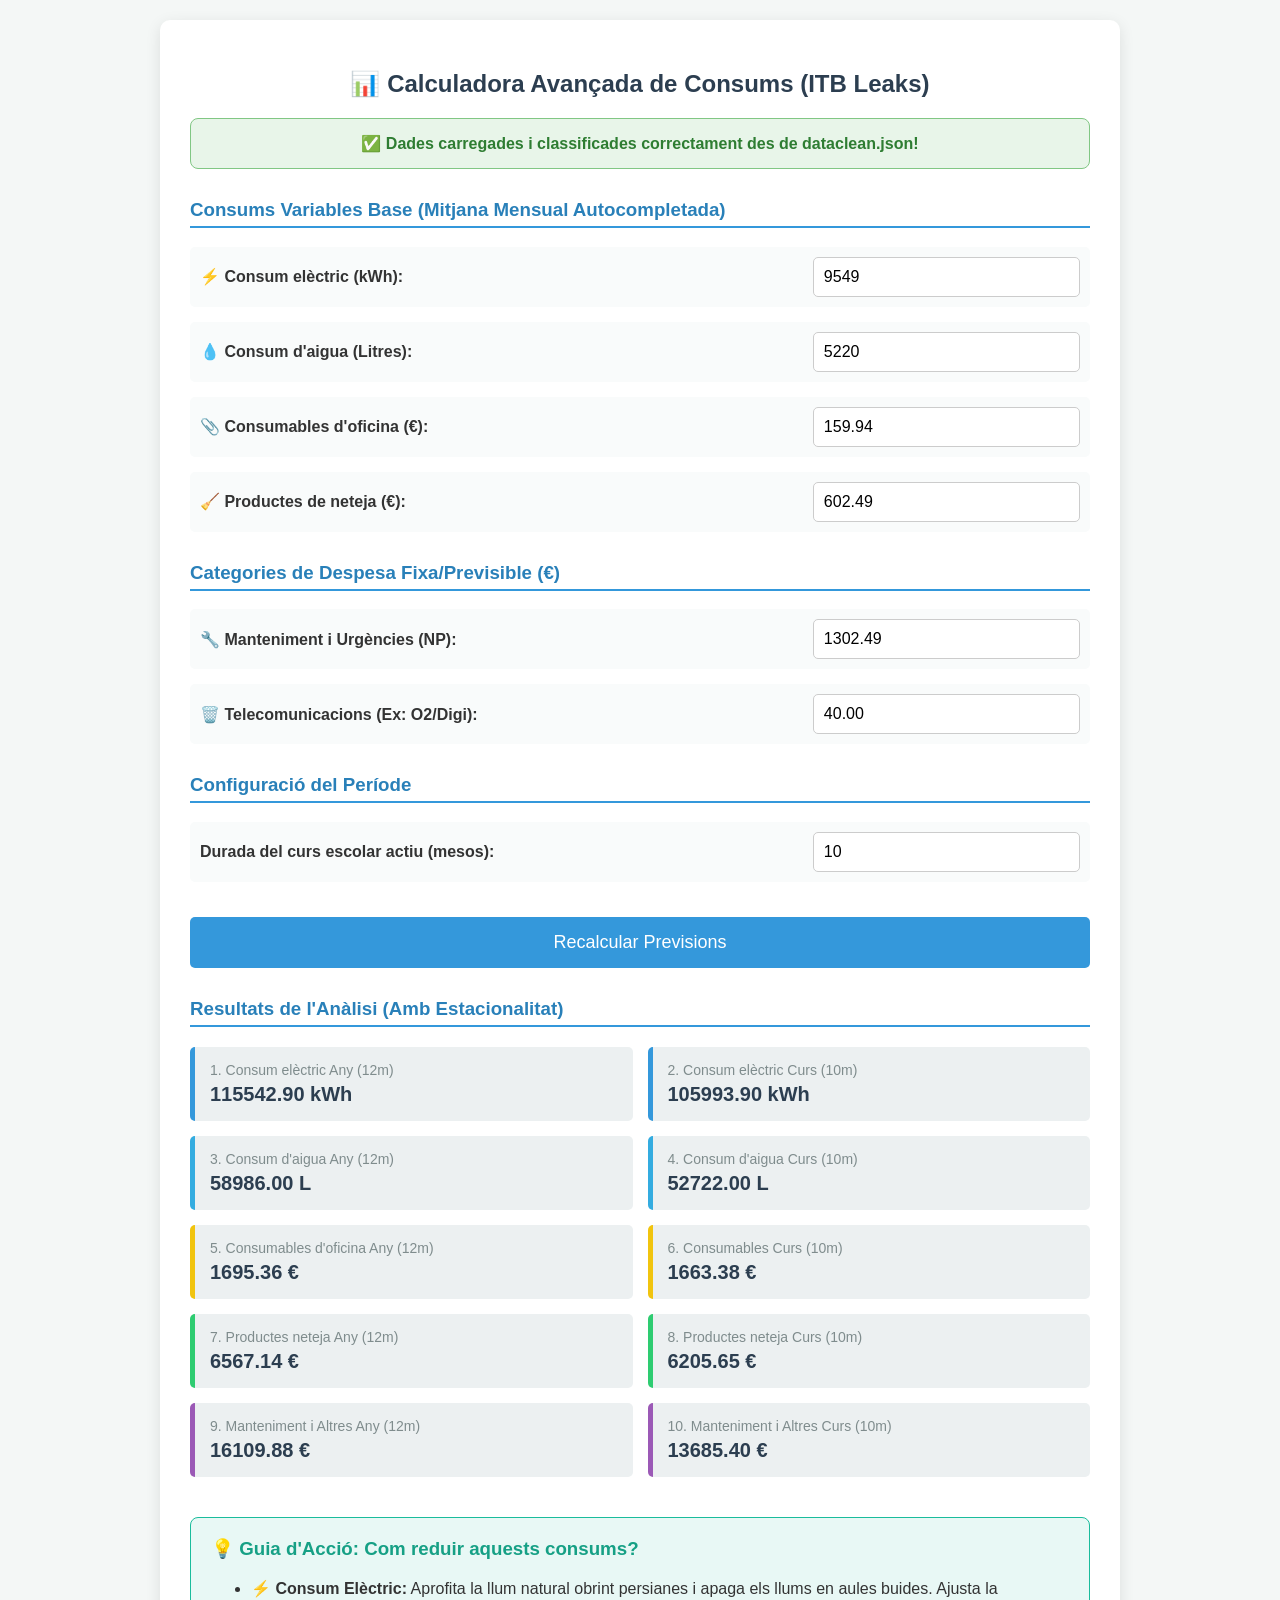
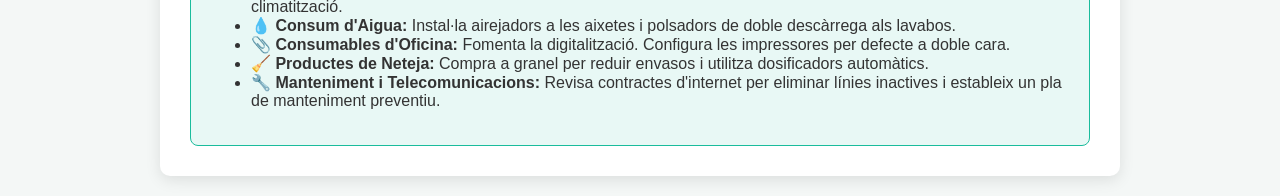
<file: calculadora.html>
<!DOCTYPE html>
<html lang="ca">
<head>
    <meta charset="UTF-8">
    <meta name="viewport" content="width=device-width, initial-scale=1.0">
    <title>Calculadora de Consums i Estalvi</title>
    <style>
        body {
            font-family: 'Segoe UI', Tahoma, Geneva, Verdana, sans-serif;
            background-color: #f4f7f6;
            color: #333;
            margin: 0;
            padding: 20px;
        }
        .calculator-container {
            max-width: 900px;
            margin: 0 auto;
            background: #fff;
            padding: 30px;
            border-radius: 10px;
            box-shadow: 0 4px 15px rgba(0,0,0,0.1);
        }
        h2 {
            text-align: center;
            color: #2c3e50;
            margin-bottom: 20px;
        }
        .status-banner {
            padding: 15px;
            border-radius: 8px;
            margin-bottom: 20px;
            text-align: center;
            font-weight: bold;
        }
        .status-loading { background: #fff3e0; color: #e65100; border: 1px solid #ffb74d; }
        .status-success { background: #e8f5e9; color: #2e7d32; border: 1px solid #81c784; }
        .status-error { background: #ffebee; color: #c62828; border: 1px solid #e57373; }

        .section-title {
            color: #2980b9;
            border-bottom: 2px solid #3498db;
            padding-bottom: 5px;
            margin-top: 30px;
        }
        .form-group {
            margin-bottom: 15px;
            display: flex;
            justify-content: space-between;
            align-items: center;
            background: #f9fbfb;
            padding: 10px;
            border-radius: 5px;
        }
        .form-group label { flex: 1; font-weight: 600; }
        .form-group input { flex: 0.4; padding: 10px; border: 1px solid #ccc; border-radius: 5px; font-size: 16px; }
        button {
            width: 100%; padding: 15px; background-color: #3498db; color: white;
            border: none; border-radius: 5px; font-size: 18px; cursor: pointer;
            margin-top: 20px; transition: background 0.3s;
        }
        button:hover { background-color: #2980b9; }
        .results-grid { display: grid; grid-template-columns: 1fr 1fr; gap: 15px; margin-top: 20px; }
        .result-card { background: #ecf0f1; padding: 15px; border-radius: 5px; border-left: 5px solid #3498db; }
        .result-title { font-size: 14px; color: #7f8c8d; margin-bottom: 5px; }
        .result-value { font-size: 20px; font-weight: bold; color: #2c3e50; }
        .tips-section { background: #e8f8f5; padding: 20px; border-radius: 8px; border: 1px solid #1abc9c; margin-top: 40px; }
        .tips-section h3 { color: #16a085; margin-top: 0; }
        .tips-list { margin-bottom: 15px; }
    </style>
</head>
<body>

<div class="calculator-container">
    <h2>📊 Calculadora Avançada de Consums (ITB Leaks)</h2>

    <div id="status-message" class="status-banner status-loading">
        ⏳ Carregant dades des de dataclean.json...
    </div>

    <div class="input-section">
        <h3 class="section-title">Consums Variables Base (Mitjana Mensual Autocompletada)</h3>
        <div class="form-group">
            <label for="elec">⚡ Consum elèctric (kWh):</label>
            <input type="number" id="elec" placeholder="0" min="0">
        </div>
        <div class="form-group">
            <label for="aigua">💧 Consum d'aigua (Litres):</label>
            <input type="number" id="aigua" placeholder="0" min="0">
        </div>
        <div class="form-group">
            <label for="oficina">📎 Consumables d'oficina (€):</label>
            <input type="number" id="oficina" placeholder="0" min="0">
        </div>
        <div class="form-group">
            <label for="neteja">🧹 Productes de neteja (€):</label>
            <input type="number" id="neteja" placeholder="0" min="0">
        </div>

        <h3 class="section-title">Categories de Despesa Fixa/Previsible (€)</h3>
        <div class="form-group">
            <label for="manteniment">🔧 Manteniment i Urgències (NP):</label>
            <input type="number" id="manteniment" placeholder="0" min="0">
        </div>
        <div class="form-group">
            <label for="escombraries">🗑️ Telecomunicacions (Ex: O2/Digi):</label>
            <input type="number" id="escombraries" placeholder="0" min="0">
        </div>

        <h3 class="section-title">Configuració del Període</h3>
        <div class="form-group">
            <label for="mesos">Durada del curs escolar actiu (mesos):</label>
            <input type="number" id="mesos" value="10" min="1" max="12">
        </div>

        <button onclick="calcularConsums()">Recalcular Previsions</button>
    </div>

    <div class="results-section" id="results" style="display: none;">
        <h3 class="section-title">Resultats de l'Anàlisi (Amb Estacionalitat)</h3>
        <div class="results-grid">
            <div class="result-card">
                <div class="result-title">1. Consum elèctric Any (12m)</div>
                <div class="result-value" id="res-elec-any">0 kWh</div>
            </div>
            <div class="result-card">
                <div class="result-title">2. Consum elèctric Curs (<span class="mesos-text">10</span>m)</div>
                <div class="result-value" id="res-elec-periode">0 kWh</div>
            </div>
            <div class="result-card" style="border-left-color: #34ace0;">
                <div class="result-title">3. Consum d'aigua Any (12m)</div>
                <div class="result-value" id="res-aigua-any">0 L</div>
            </div>
            <div class="result-card" style="border-left-color: #34ace0;">
                <div class="result-title">4. Consum d'aigua Curs (<span class="mesos-text">10</span>m)</div>
                <div class="result-value" id="res-aigua-periode">0 L</div>
            </div>
            <div class="result-card" style="border-left-color: #f1c40f;">
                <div class="result-title">5. Consumables d'oficina Any (12m)</div>
                <div class="result-value" id="res-oficina-any">0 €</div>
            </div>
            <div class="result-card" style="border-left-color: #f1c40f;">
                <div class="result-title">6. Consumables Curs (<span class="mesos-text">10</span>m)</div>
                <div class="result-value" id="res-oficina-periode">0 €</div>
            </div>
            <div class="result-card" style="border-left-color: #2ecc71;">
                <div class="result-title">7. Productes neteja Any (12m)</div>
                <div class="result-value" id="res-neteja-any">0 €</div>
            </div>
            <div class="result-card" style="border-left-color: #2ecc71;">
                <div class="result-title">8. Productes neteja Curs (<span class="mesos-text">10</span>m)</div>
                <div class="result-value" id="res-neteja-periode">0 €</div>
            </div>
            <div class="result-card" style="border-left-color: #9b59b6;">
                <div class="result-title">9. Manteniment i Altres Any (12m)</div>
                <div class="result-value" id="res-altres-any">0 €</div>
            </div>
            <div class="result-card" style="border-left-color: #9b59b6;">
                <div class="result-title">10. Manteniment i Altres Curs (<span class="mesos-text">10</span>m)</div>
                <div class="result-value" id="res-altres-periode">0 €</div>
            </div>
        </div>

        <div class="tips-section">
            <h3>💡 Guia d'Acció: Com reduir aquests consums?</h3>
            <ul class="tips-list">
                <li><strong>⚡ Consum Elèctric:</strong> Aprofita la llum natural obrint persianes i apaga els llums en aules buides. Ajusta la climatització.</li>
                <li><strong>💧 Consum d'Aigua:</strong> Instal·la airejadors a les aixetes i polsadors de doble descàrrega als lavabos.</li>
                <li><strong>📎 Consumables d'Oficina:</strong> Fomenta la digitalització. Configura les impressores per defecte a doble cara.</li>
                <li><strong>🧹 Productes de Neteja:</strong> Compra a granel per reduir envasos i utilitza dosificadors automàtics.</li>
                <li><strong>🔧 Manteniment i Telecomunicacions:</strong> Revisa contractes d'internet per eliminar línies inactives i estableix un pla de manteniment preventiu.</li>
            </ul>
        </div>
    </div>
</div>

<script>
    // Executar automàticament al carregar la pàgina
    window.onload = function() {
        carregarJSON();
    };

    function carregarJSON() {
        // Demana el fitxer JSON que ha d'estar a la mateixa carpeta
        fetch('dataclean.json')
            .then(response => {
                if (!response.ok) throw new Error('No s\'ha pogut trobar el fitxer.');
                return response.json();
            })
            .then(data => {
                document.getElementById('status-message').className = 'status-banner status-success';
                document.getElementById('status-message').innerHTML = '✅ Dades carregades i classificades correctament des de dataclean.json!';
                extreureDadesJSON(data);
                calcularConsums(); // Calcula automàticament els resultats
            })
            .catch(error => {
                document.getElementById('status-message').className = 'status-banner status-error';
                document.getElementById('status-message').innerHTML = '❌ Error de CORS o arxiu no trobat. (Llegeix la nota important sobre servidors locals).';
                console.error('Error carregant el JSON:', error);
            });
    }

    function extreureDadesJSON(data) {
        // 1. Energia: Media diaria * 30
        const energia = data.dades.subministraments.energia.registres_diaris;
        let totalKwh = 0;
        energia.forEach(reg => totalKwh += reg.consumida_kwh);
        const kwhMensual = (totalKwh / energia.length) * 30;

        // 2. Aigua: Media diaria * 30
        const aigua = data.dades.subministraments.aigua;
        let totalLitres = 0;
        aigua.forEach(reg => totalLitres += reg.consum_litres);
        const aiguaMensual = (totalLitres / aigua.length) * 30;

        // 3. Oficina: Material Oficina + Lyreco (dins de NP) + Documents classificats
        let totalOficina = 0;
        let facturesOficina = 0;

        // Carpeta estàndard d'oficina
        data.dades.compres_i_manteniment.material_oficina.forEach(reg => {
            totalOficina += reg.import_total_eur;
            facturesOficina++;
        });

        // Busquem Lyreco filtrat dins de NP i documents classificats
        const altres = data.dades.compres_i_manteniment.altres_factures_np;
        altres.forEach(reg => {
            if (reg.proveidor === 'Lyreco') {
                totalOficina += reg.import_total_eur;
                facturesOficina++;
            }
        });
        data.dades.documents_classificats.forEach(reg => {
            if(reg.articles && reg.articles[0].toLowerCase().includes("pizarra")) {
                totalOficina += reg.import_total_eur;
                facturesOficina++;
            }
        });
        const oficinaMensual = totalOficina / (facturesOficina || 1);

        // 4. Neteja
        const neteja = data.dades.compres_i_manteniment.serveis_neteja;
        let totalNeteja = 0;
        neteja.forEach(reg => totalNeteja += reg.import_total_eur);
        const netejaMensual = totalNeteja / (neteja.length || 1);

        // 5. Manteniment (Només proveïdor "NP")
        let totalManteniment = 0;
        let facturesManteniment = 0;
        altres.forEach(reg => {
            if (reg.proveidor === 'NP') {
                totalManteniment += reg.import_total_eur;
                facturesManteniment++;
            }
        });
        const mantenimentMensual = totalManteniment / (facturesManteniment || 1);

        // 6. Telecomunicacions (Extret de la nova data) per la secció fixa
        const telecom = data.dades.subministraments.telecomunicacions;
        let totalTelecom = 0;
        let facturesTelecom = 0;
        telecom.forEach(reg => {
            if(reg.import_total_eur !== null) {
                totalTelecom += reg.import_total_eur;
                facturesTelecom++;
            }
        });
        const telecomMensual = totalTelecom / (facturesTelecom || 1);

        // Injectar valors al formulari
        document.getElementById('elec').value = Math.round(kwhMensual);
        document.getElementById('aigua').value = Math.round(aiguaMensual);
        document.getElementById('oficina').value = oficinaMensual.toFixed(2);
        document.getElementById('neteja').value = netejaMensual.toFixed(2);
        document.getElementById('manteniment').value = mantenimentMensual.toFixed(2);
        document.getElementById('escombraries').value = telecomMensual.toFixed(2);
    }

    // Estacionalitat
    const cicles = {
        elec:   [1.0, 1.0, 1.2, 1.3, 1.3, 1.2, 1.1, 1.0, 1.0, 1.0, 0.5, 0.5],
        aigua:  [1.1, 1.0, 1.0, 0.9, 0.9, 0.9, 1.0, 1.0, 1.1, 1.2, 0.6, 0.6],
        oficina:[1.2, 1.1, 1.0, 0.8, 1.0, 1.0, 1.0, 1.0, 1.1, 1.2, 0.1, 0.1],
        neteja: [1.1, 1.0, 1.0, 0.9, 1.0, 1.0, 1.0, 1.0, 1.1, 1.2, 0.3, 0.3],
        manten: [1.1, 1.0, 1.0, 1.0, 1.0, 1.0, 1.0, 1.0, 1.0, 1.1, 0.9, 0.9],
        escomb: [1.0, 1.0, 1.0, 1.0, 1.0, 1.0, 1.0, 1.0, 1.0, 1.0, 1.0, 1.0]
    };

    function calcularTotal(base, cicle, mesosLimit) {
        let total = 0;
        for (let i = 0; i < mesosLimit; i++) {
            total += base * cicle[i % 12];
        }
        return total;
    }

    function calcularConsums() {
        const elecBase = parseFloat(document.getElementById('elec').value) || 0;
        const aiguaBase = parseFloat(document.getElementById('aigua').value) || 0;
        const oficinaBase = parseFloat(document.getElementById('oficina').value) || 0;
        const netejaBase = parseFloat(document.getElementById('neteja').value) || 0;
        const mantenimentBase = parseFloat(document.getElementById('manteniment').value) || 0;
        const escombrariesBase = parseFloat(document.getElementById('escombraries').value) || 0;

        const mesosPeriode = parseInt(document.getElementById('mesos').value) || 10;

        document.querySelectorAll('.mesos-text').forEach(el => el.textContent = mesosPeriode);

        // Any
        document.getElementById('res-elec-any').textContent = calcularTotal(elecBase, cicles.elec, 12).toFixed(2) + " kWh";
        document.getElementById('res-aigua-any').textContent = calcularTotal(aiguaBase, cicles.aigua, 12).toFixed(2) + " L";
        document.getElementById('res-oficina-any').textContent = calcularTotal(oficinaBase, cicles.oficina, 12).toFixed(2) + " €";
        document.getElementById('res-neteja-any').textContent = calcularTotal(netejaBase, cicles.neteja, 12).toFixed(2) + " €";
        document.getElementById('res-altres-any').textContent = (calcularTotal(mantenimentBase, cicles.manten, 12) + calcularTotal(escombrariesBase, cicles.escomb, 12)).toFixed(2) + " €";

        // Període
        document.getElementById('res-elec-periode').textContent = calcularTotal(elecBase, cicles.elec, mesosPeriode).toFixed(2) + " kWh";
        document.getElementById('res-aigua-periode').textContent = calcularTotal(aiguaBase, cicles.aigua, mesosPeriode).toFixed(2) + " L";
        document.getElementById('res-oficina-periode').textContent = calcularTotal(oficinaBase, cicles.oficina, mesosPeriode).toFixed(2) + " €";
        document.getElementById('res-neteja-periode').textContent = calcularTotal(netejaBase, cicles.neteja, mesosPeriode).toFixed(2) + " €";
        document.getElementById('res-altres-periode').textContent = (calcularTotal(mantenimentBase, cicles.manten, mesosPeriode) + calcularTotal(escombrariesBase, cicles.escomb, mesosPeriode)).toFixed(2) + " €";

        document.getElementById('results').style.display = 'block';
    }
</script>

</body>
</html>
</file>
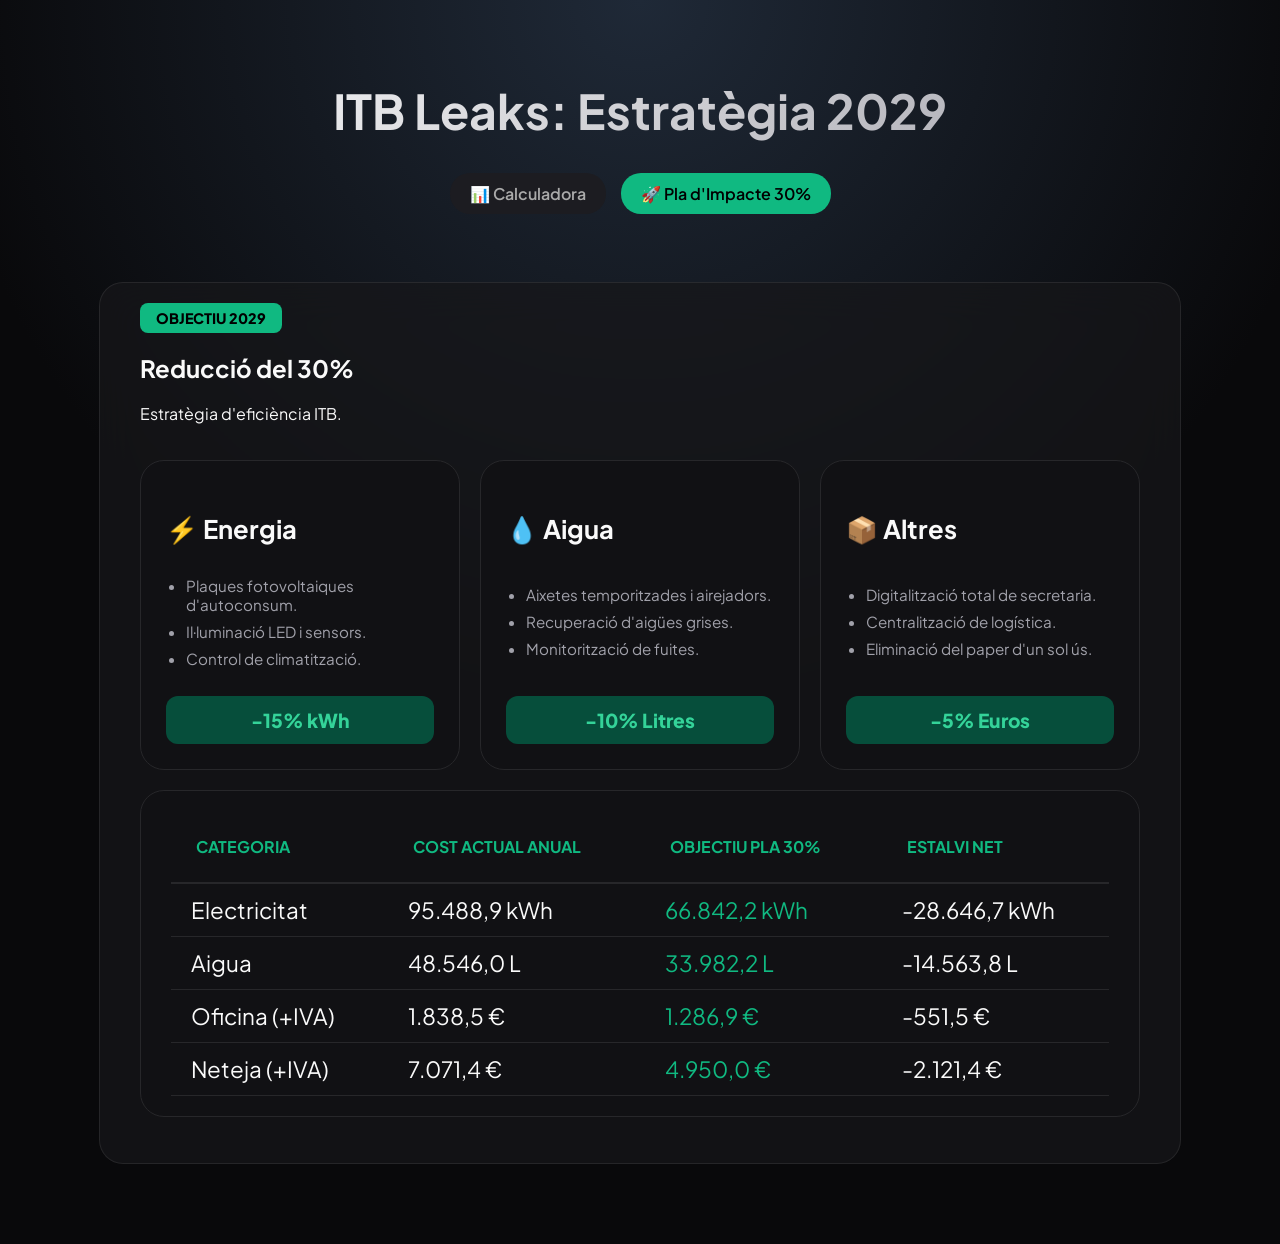
<file: impacte.html>
<!DOCTYPE html>
<html lang="ca">
<head>
    <meta charset="UTF-8">
    <meta name="viewport" content="width=device-width, initial-scale=1.0">
    <title>Full de Ruta 2029 - ITB Leaks</title>
    <link rel="stylesheet" href="style.css">
    <link href="https://fonts.googleapis.com/css2?family=Plus+Jakarta+Sans:wght@400;700;800&display=swap" rel="stylesheet">
    <meta name="viewport" content="width=device-width, initial-scale=1.0">
</head>
<body>
    <header>
        <h1>ITB Leaks: Estratègia 2029</h1>
        <nav class="navegacio">
            <a href="index.html" class="btn-nav">📊 Calculadora</a>
            <a href="impacte.html" class="btn-nav active">🚀 Pla d'Impacte 30%</a>
        </nav>
    </header>

<main class="dashboard-impacte">
    <div class="seccio-superior">
        <div class="hero-mini">
            <div class="badge">OBJECTIU 2029</div>
            <h2>Reducció del 30%</h2>
            <p>Estratègia d'eficiència ITB.</p>
        </div>

        <div class="contenedor-cards-tres">
            <div class="card-impacte">
                <h3>⚡ Energia</h3>
                <ul>
                    <li>Plaques fotovoltaiques d'autoconsum.</li>
                    <li>Il·luminació LED i sensors.</li>
                    <li>Control de climatització.</li>
                </ul>
                <div class="btn-estalvi">-15% kWh</div>
            </div>

            <div class="card-impacte">
                <h3>💧 Aigua</h3>
                <ul>
                    <li>Aixetes temporitzades i airejadors.</li>
                    <li>Recuperació d'aigües grises.</li>
                    <li>Monitorització de fuites.</li>
                </ul>
                <div class="btn-estalvi">-10% Litres</div>
            </div>

            <div class="card-impacte">
                <h3>📦 Altres</h3>
                <ul>
                    <li>Digitalització total de secretaria.</li>
                    <li>Centralització de logística.</li>
                    <li>Eliminació del paper d'un sol ús.</li>
                </ul>
                <div class="btn-estalvi">-5% Euros</div>
            </div>
        </div>
    </div>

    <div class="seccio-inferior">
        <div class="informe-compacte">
            <table class="taula-impacte">
                <thead>
                    <tr>
                        <th>Categoria</th>
                        <th>Cost Actual Anual</th>
                        <th>Objectiu Pla 30%</th>
                        <th>Estalvi Net</th>
                    </tr>
                </thead>
                <tbody id="taula-comparativa-body"></tbody>
            </table>
        </div>
    </div>
</main>

    <script src="script.js"></script>
</body>
</html>
</file>
<file: style.css>
@import url('https://fonts.googleapis.com/css2?family=Plus+Jakarta+Sans:wght@300;400;600;700&display=swap');

:root {
    --bg-base: #09090b; --surface: #18181b; --text-primary: #fafafa;
    --text-secondary: #a1a1aa; --accent: #10b981; --border: rgba(255, 255, 255, 0.08);
    --radius-lg: 16px; --radius-md: 12px;
}

body {
    margin: 0; font-family: 'Plus Jakarta Sans', sans-serif;
    background-color: var(--bg-base); color: var(--text-primary);
    background-image: radial-gradient(circle at 50% 0%, #1f2937 0%, transparent 50%);
}

header { padding: 3rem; text-align: center; }
header h1 { font-size: 3rem; background: linear-gradient(135deg, #fff 0%, #a1a1aa 100%); -webkit-background-clip: text; -webkit-text-fill-color: transparent; }

main {
    max-width: 1000px; margin: 0 auto 5rem; padding: 2.5rem;
    background: rgba(24, 24, 27, 0.7); backdrop-filter: blur(20px);
    border-radius: 24px; border: 1px solid var(--border);
}

/* --- ESTIL DEL SELECTOR --- */
.selector-container {
    background: linear-gradient(145deg, #1e1e22 0%, #121214 100%);
    padding: 1.5rem 2rem; border-radius: var(--radius-lg);
    border: 1px solid var(--accent); box-shadow: 0 0 20px rgba(16, 185, 129, 0.1);
    margin-bottom: 2rem; display: flex; align-items: center; justify-content: space-between;
}

.selector-container label { font-weight: 600; color: var(--accent); }

select {
    background: var(--bg-base); color: white; border: 1px solid var(--border);
    padding: 10px 20px; border-radius: var(--radius-md); font-family: inherit;
    font-size: 1rem; cursor: pointer; outline: none;
}

select:focus { border-color: var(--accent); }

.panell-inputs {
    display: grid; grid-template-columns: repeat(auto-fit, minmax(180px, 1fr));
    gap: 15px; background: rgba(0,0,0,0.2); padding: 1.5rem;
    border-radius: var(--radius-lg); margin-bottom: 2rem;
}

.input-group label { font-size: 0.75rem; color: var(--text-secondary); text-transform: uppercase; }
.input-group input {
    background: none; border: none; color: white; font-size: 1.2rem;
    font-family: monospace; padding-top: 5px; outline: none;
}

.grid-resultats { display: grid; grid-template-columns: repeat(auto-fit, minmax(220px, 1fr)); gap: 20px; }

.targeta {
    background: var(--surface); padding: 20px; border-radius: var(--radius-lg);
    border: 1px solid var(--border); transition: 0.3s;
}

.targeta strong { display: block; margin-bottom: 10px; color: var(--text-secondary); font-size: 0.9rem; }
.valor-destacat { font-size: 2rem; font-weight: 700; color: var(--accent); }
.unitat { font-size: 1rem; color: var(--text-secondary); margin-left: 5px; }

.grafic-container { height: 400px; margin-top: 2rem; background: rgba(0,0,0,0.2); padding: 1rem; border-radius: var(--radius-lg); }

.taula-accions { width: 100%; border-collapse: collapse; margin-top: 2rem; }
.taula-accions td, .taula-accions th { padding: 15px; border-bottom: 1px solid var(--border); text-align: left; }

/* NAVEGACIÓ */
.navegacio {
    display: flex;
    justify-content: center;
    gap: 15px;
    margin: 20px 0;
}
.btn-nav {
    text-decoration: none;
    padding: 10px 20px;
    border-radius: 20px;
    background: #1c1c21;
    color: #aaa;
    font-weight: 600;
    transition: 0.3s;
}
.btn-nav.active {
    background: #10b981;
    color: #000;
}

/* --- ESTILS ESPECÍFICS PÀGINA D'IMPACTE (TEXTES GRANS) --- */

.hero-impacte {
    padding: 80px 20px;
    max-width: 1000px;
    margin: 0 auto;
    text-align: center;
}

.hero-impacte h2 {
    font-size: 4rem; /* Mida extra gran */
    line-height: 1.1;
    margin-bottom: 25px;
    background: linear-gradient(to right, #ffffff, #10b981);
    -webkit-background-clip: text;
    -webkit-text-fill-color: transparent;
    font-weight: 800;
}

.hero-impacte p {
    font-size: 1.6rem; /* Subtítol molt llegible */
    color: #a1a1aa;
    max-width: 800px;
    margin: 0 auto;
}

.grid-detall-estalvi {
    display: grid;
    grid-template-columns: repeat(auto-fit, minmax(350px, 1fr));
    gap: 40px;
    margin: 60px 0;
    padding: 0 40px;
}

.card-detall {
    background: #111114;
    padding: 50px 40px;
    border-radius: 32px;
    border: 1px solid #27272a;
    transition: all 0.4s cubic-bezier(0.175, 0.885, 0.32, 1.275);
}

.card-detall:hover {
    border-color: #10b981;
    transform: translateY(-10px);
    box-shadow: 0 20px 40px rgba(16, 185, 129, 0.1);
}

.card-detall h3 {
    font-size: 2.2rem;
    margin-bottom: 25px;
    color: #fff;
}

.card-detall ul {
    list-style: none;
    padding: 0;
    margin-bottom: 40px;
}

.card-detall li {
    font-size: 1.25rem; /* Lletra de la llista gran */
    margin-bottom: 15px;
    color: #d4d4d8;
    display: flex;
    align-items: center;
    gap: 12px;
}

.card-detall li::before {
    content: "✓";
    color: #10b981;
    font-weight: 900;
}

.pct-estalvi {
    font-size: 1.8rem;
    background: #064e3b;
    color: #34d399;
    padding: 15px;
    border-radius: 16px;
    text-align: center;
    font-weight: 800;
    letter-spacing: 1px;
}

/* TAULA D'IMPACTE GEGANT */
.informe-tecnic {
    background: #111114;
    margin: 80px 40px;
    padding: 60px;
    border-radius: 40px;
    border: 1px solid #27272a;
}

.informe-tecnic h3 {
    font-size: 2.5rem;
    margin-bottom: 40px;
    text-align: center;
}

.taula-impacte {
    width: 100%;
    font-size: 1.4rem; /* Taula molt gran */
    border-collapse: collapse;
}

.taula-impacte th {
    font-size: 1rem;
    text-transform: uppercase;
    color: #10b981;
    padding: 25px;
    border-bottom: 2px solid #27272a;
    text-align: left;
}

.taula-impacte td {
    padding: 30px 25px;
    border-bottom: 1px solid #27272a;
}

.badge {
    background: #10b981;
    color: #000;
    padding: 6px 16px;
    border-radius: 8px;
    font-weight: 800;
    font-size: 0.9rem;
    display: inline-block;
}
/* Layout Principal */
.dashboard-impacte {
    height: calc(100vh - 60px);
    display: flex;
    flex-direction: column;
    padding: 20px 40px;
    gap: 20px;
    overflow: hidden;
}

.seccio-superior {
    display: flex;
    flex-direction: column;
    gap: 20px;
}

/* El contenedor de las 3 cajas en una fila */
.contenedor-cards-tres {
    display: grid;
    grid-template-columns: repeat(3, 1fr); /* 3 columnas iguales */
    gap: 20px;
}

.card-impacte {
    background: #111114;
    padding: 25px;
    border-radius: 24px;
    border: 1px solid #27272a;
    display: flex;
    flex-direction: column;
    justify-content: space-between;
}

.card-impacte h3 { font-size: 1.6rem; margin-bottom: 15px; }
.card-impacte ul { padding-left: 20px; margin-bottom: 20px; }
.card-impacte li { font-size: 0.95rem; color: #a1a1aa; margin-bottom: 8px; }

.btn-estalvi {
    background: #064e3b;
    color: #34d399;
    padding: 12px;
    border-radius: 12px;
    text-align: center;
    font-weight: 800;
    font-size: 1.2rem;
}

/* Taula inferior más compacta */
.informe-compacte {
    background: #111114;
    padding: 20px 30px;
    border-radius: 24px;
    border: 1px solid #27272a;
}

.taula-impacte td { padding: 12px 20px; }

/* --- RESPONSIVE DESIGN --- */

/* 1. Ajustes base para asegurar que nada se rompa */
.contenedor-cards-tres {
    display: grid;
    grid-template-columns: repeat(3, 1fr); /* Por defecto 3 columnas */
    gap: 20px;
    width: 100%;
}

.taula-comparativa-contenidor {
    width: 100%;
    overflow-x: auto; /* Permite scroll lateral en tablas si el móvil es muy pequeño */
}

/* 2. Pantallas medianas (Tablets - menos de 1024px) */
@media (max-width: 1024px) {
    .dashboard-impacte {
        height: auto; /* Permitimos scroll solo si la pantalla es pequeña */
        overflow-y: auto;
    }

    .contenedor-cards-tres {
        grid-template-columns: repeat(2, 1fr); /* 2 columnas arriba, 1 abajo */
    }

    .hero-mini h2 {
        font-size: 2.5rem;
    }
}

/* 3. Pantallas pequeñas (Móviles - menos de 768px) */
@media (max-width: 768px) {
    .no-scroll {
        overflow-y: auto; /* En móvil SIEMPRE hay scroll vertical */
        height: auto;
    }

    .mini-header {
        flex-direction: column; /* Título arriba, botones abajo */
        height: auto;
        padding: 20px;
        gap: 15px;
    }

    .dashboard-impacte {
        grid-template-columns: 1fr; /* Forçar una sola columna en mòbil */
        padding: 15px;
    }

    .contenedor-cards-tres {
        grid-template-columns: 1fr; /* Las 3 cajas una debajo de otra */
    }

    .hero-mini {
        text-align: center;
    }

    .hero-mini h2 {
        font-size: 2rem;
    }

    .informe-compacte {
        padding: 15px;
    }

    .taula-impacte {
        font-size: 0.9rem; /* Letra un poco más pequeña en móvil */
    }

    .card-impacte {
        padding: 20px;
    }
}

/* ============================================================
   SOLUCIÓ DEFINITIVA RESPONSIVE (MOBILE VERTICAL)
   ============================================================ */

@media (max-width: 600px) {
    /* 1. Ajustes Generales */
    body, .no-scroll {
        overflow-y: auto !important; /* FORZAMOS SCROLL EN MÓVIL */
        height: auto !important;
        font-size: 14px;
    }

    main, .dashboard-impacte {
        display: block !important; /* Rompemos el Grid de dos columnas */
        padding: 15px !important;
        height: auto !important;
    }

    header {
        padding: 10px !important;
        text-align: center;
    }

    h1 { font-size: 1.5rem !important; }

    /* 2. INDEX.HTML (Calculadora) */
    .panell-inputs {
        grid-template-columns: 1fr !important; /* Inputs uno debajo de otro */
        gap: 10px !important;
    }

    .grid-resultats {
        grid-template-columns: 1fr !important; /* Tarjetas de resultados una debajo de otra */
    }

    .valor-destacat {
        font-size: 2rem !important; /* Bajamos el tamaño para que no se corte */
    }

    .grafic-container {
        height: 300px !important; /* Altura fija para que el gráfico no se aplaste */
    }

    /* 3. IMPACTE.HTML (Pla 30%) */
    .hero-mini h2, .hero-impacte h2 {
        font-size: 2rem !important;
        text-align: center;
    }

    .contenedor-cards-tres {
        display: flex !important;
        flex-direction: column !important; /* LAS 3 CAJAS EN VERTICAL */
        gap: 15px !important;
    }

    .card-impacte, .card-detall {
        width: 100% !important;
        padding: 20px !important;
    }

    .card-impacte h3 {
        font-size: 1.4rem !important;
    }

    /* 4. LA TABLA (El gran problema) */
    .taula-comparativa-contenidor, .informe-compacte {
        width: 100% !important;
        overflow-x: auto !important; /* Scroll lateral para la tabla */
        padding: 10px !important;
        margin: 20px 0 !important;
    }

    .taula-impacte {
        min-width: 500px; /* Forzamos ancho mínimo para que no se amontone el texto */
        font-size: 0.85rem !important;
    }

    .taula-impacte td, .taula-impacte th {
        padding: 8px !important;
    }

    /* 5. NAVEGACIÓN */
    .navegacio, .navegacio-compacta {
        flex-wrap: wrap; /* Si no caben los botones, que bajen */
        justify-content: center;
        gap: 5px;
    }

    .btn-nav {
        padding: 8px 12px !important;
        font-size: 0.9rem !important;
    }
}
</file>
